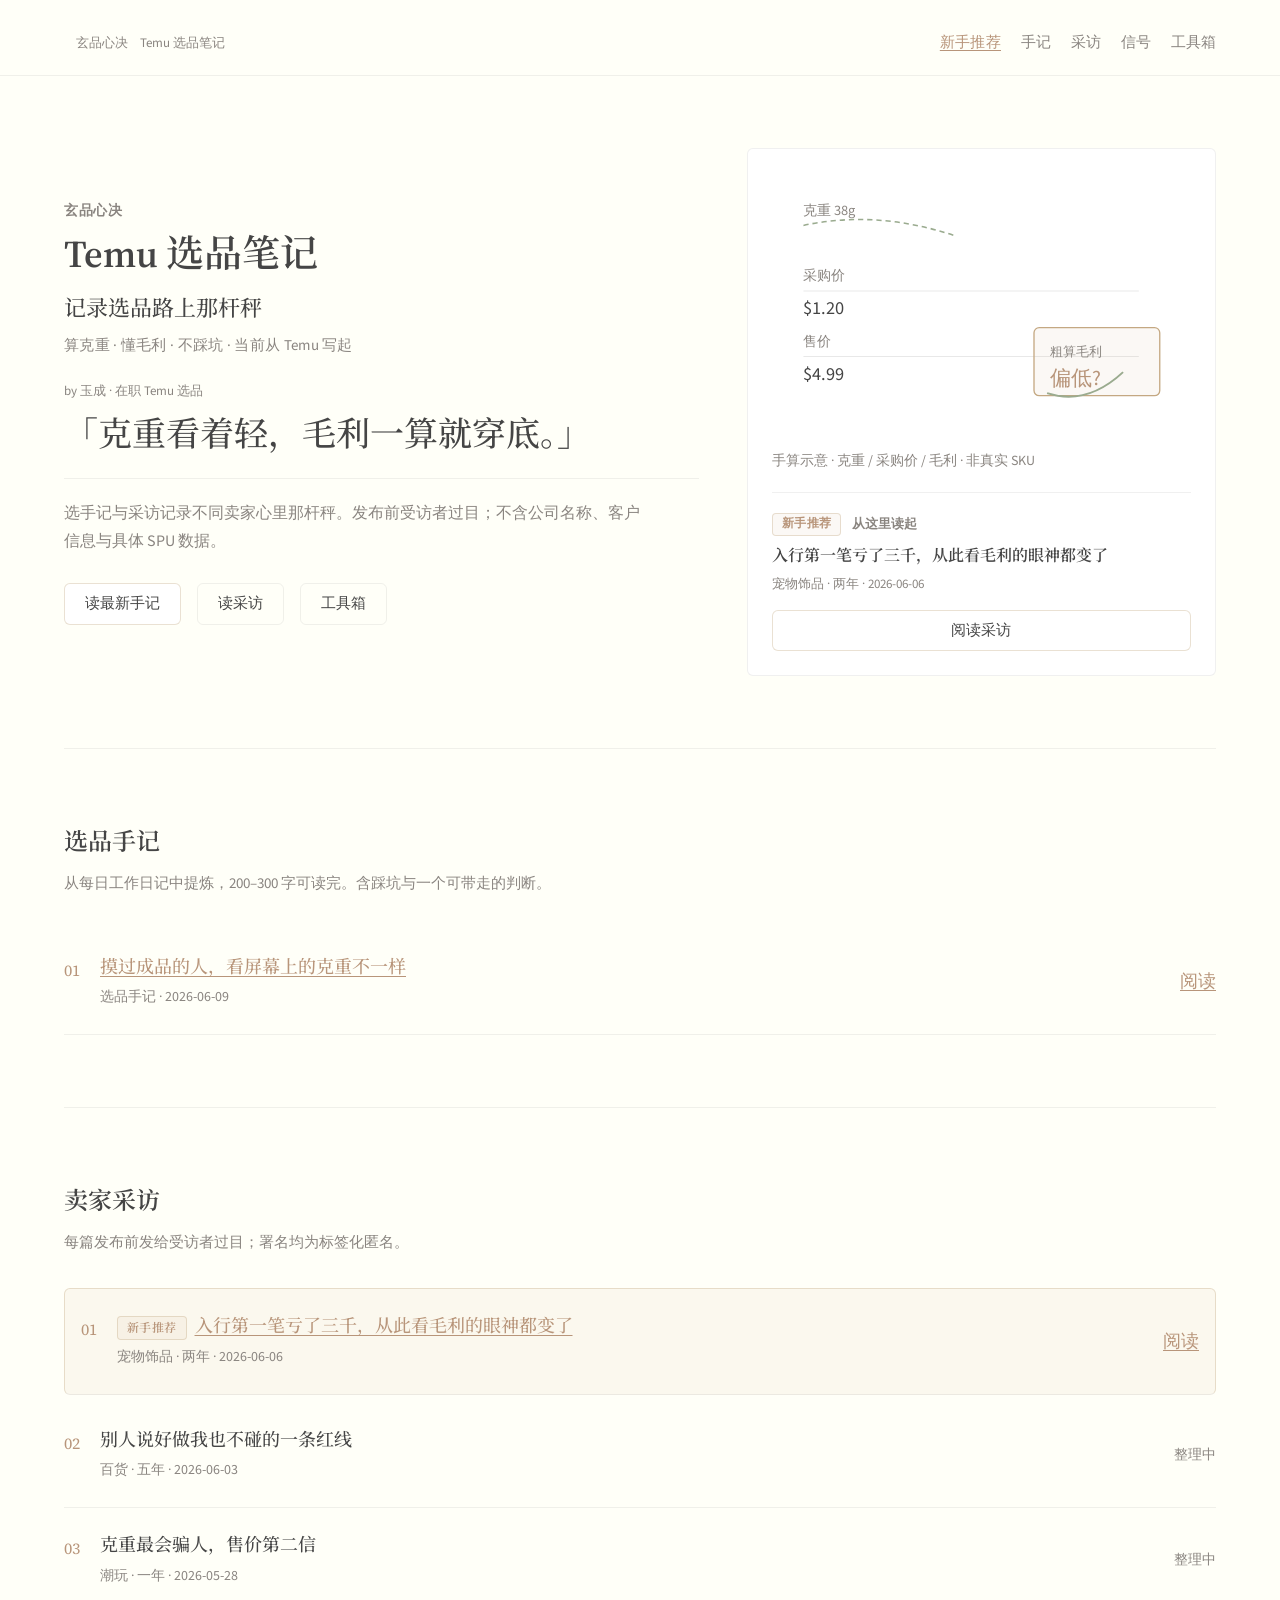
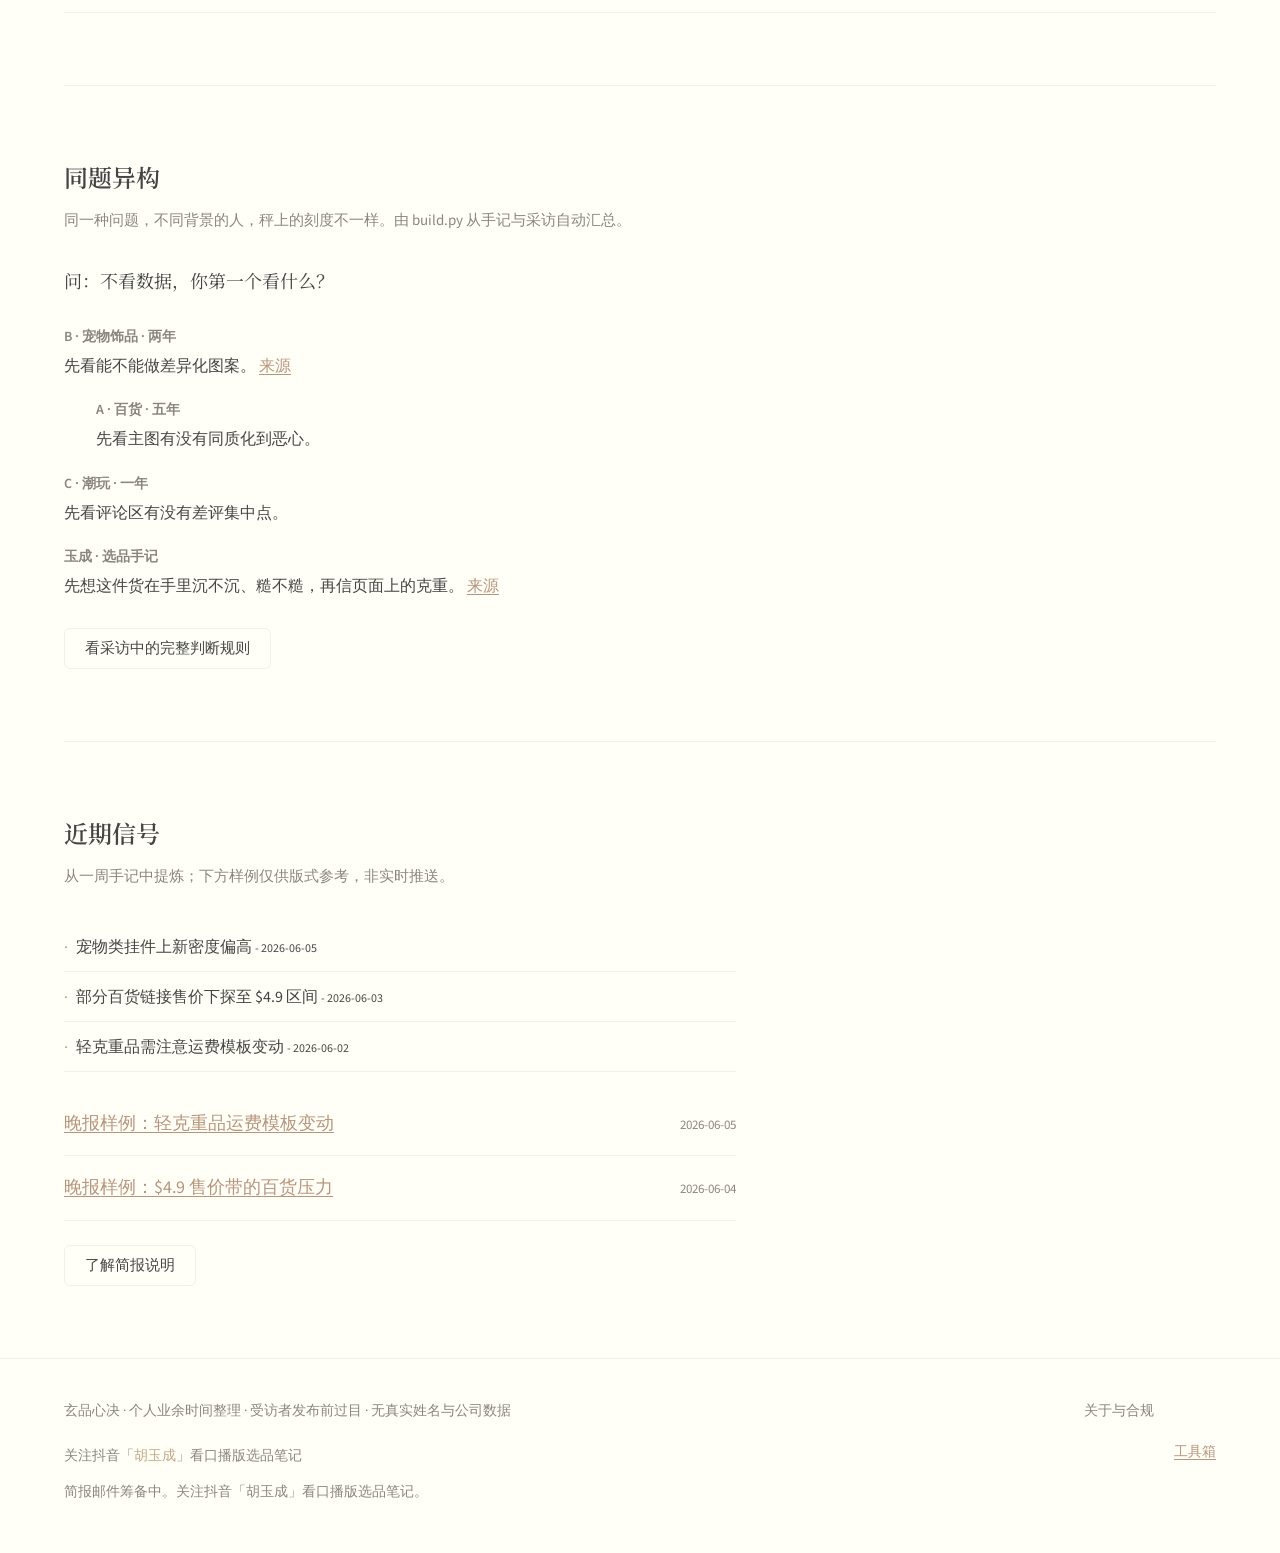
<file: index.html>
﻿<!DOCTYPE html>
<html lang="zh-CN">
<head>
    <meta charset="UTF-8">
    <meta name="viewport" content="width=device-width, initial-scale=1.0">
    <title>玄品心决 · Temu 选品笔记</title>
    <meta name="description" content="记录选品路上那杆秤。算克重、懂毛利、不踩坑。当前以 Temu 卖家手记与采访为主。">
    <meta property="og:title" content="玄品心决 · Temu 选品笔记">
    <meta property="og:description" content="记录选品路上那杆秤。算克重、懂毛利、不踩坑。当前以 Temu 卖家手记与采访为主。">
    <meta property="og:type" content="website">
    <link rel="stylesheet" href="assets/tokens.css">
    <link rel="stylesheet" href="assets/base.css">
</head>
<body>
    <noscript>
        <div style="background: #fffff8; border-bottom: 1px solid rgba(196,168,130,0.35); padding: 1rem 1.5rem; text-align: center; font-size: 0.9375rem; color: #8a8580;">
            ⚠️ 本站依赖 JavaScript 加载内容与列表。请启用 JavaScript 后刷新页面。
        </div>
    </noscript>
    <div class="read-progress" aria-hidden="true"></div>

    <header class="site-header">
        <div class="shell site-header__inner">
            <a class="site-brand" href="index.html"><span data-site-name>玄品心决</span><span data-site-tagline>Temu 选品笔记</span></a>
            <nav aria-label="主导航">
                <ul class="site-nav">
                    <li id="nav-featured-pick"></li>
                    <li><a href="#notes">手记</a></li>
                    <li><a href="#latest">采访</a></li>
                    <li><a href="#signals">信号</a></li>
                    <li><a href="#read/toolbox" data-reader-open="toolbox">工具箱</a></li>
                </ul>
            </nav>
        </div>
    </header>

    <main>
        <section class="shell hero-split reveal" aria-labelledby="hero-title">
            <div class="hero-copy">
                <p class="hero-eyebrow">玄品心决</p>
                <h1 class="hero-title" id="hero-title">Temu 选品笔记</h1>
                <p class="hero-tagline">记录选品路上那杆秤</p>
                <p class="hero-extend">算克重 · 懂毛利 · 不踩坑 · 当前从 Temu 写起</p>
                <p class="hero-author">by 玉成 · 在职 Temu 选品</p>
                <blockquote class="hero-quote">
                    「克重看着轻，毛利一算就穿底。」
                </blockquote>
                <p class="hero-lead">
                    选手记与采访记录不同卖家心里那杆秤。发布前受访者过目；不含公司名称、客户信息与具体 SPU 数据。
                </p>
                <div class="hero-actions">
                    <button type="button" class="btn btn--primary" data-reader-open="note-001">读最新手记</button>
                    <button type="button" class="btn" data-reader-open="interview-01">读采访</button>
                    <button type="button" class="btn" data-reader-open="toolbox">工具箱</button>
                </div>
            </div>
            <figure class="hero-visual">
                <svg viewBox="0 0 320 200" role="img" aria-labelledby="annot-title annot-desc">
                    <title id="annot-title">选品手稿标注示意</title>
                    <desc id="annot-desc">示意克重、采购价与毛利之间的手算关系，非真实商品数据。</desc>
                    <rect width="320" height="200" fill="#ffffff" rx="4"/>
                    <path d="M24 40 Q80 28 140 48" fill="none" stroke="#9aab8f" stroke-width="1.2" stroke-dasharray="4 3"/>
                    <text x="24" y="32" font-family="Source Sans 3, sans-serif" font-size="11" fill="#8a8580">克重 38g</text>
                    <path d="M24 90 L280 90" fill="none" stroke="#454545" stroke-width="0.8" opacity="0.12"/>
                    <text x="24" y="82" font-family="Source Sans 3, sans-serif" font-size="11" fill="#8a8580">采购价</text>
                    <text x="24" y="108" font-family="Source Serif 4, serif" font-size="14" fill="#454545">$1.20</text>
                    <path d="M24 140 L280 140" fill="none" stroke="#454545" stroke-width="0.8" opacity="0.12"/>
                    <text x="24" y="132" font-family="Source Sans 3, sans-serif" font-size="11" fill="#8a8580">售价</text>
                    <text x="24" y="158" font-family="Source Serif 4, serif" font-size="14" fill="#454545">$4.99</text>
                    <rect x="200" y="118" width="96" height="52" fill="rgba(196,168,130,0.08)" stroke="#c4a882" stroke-width="1" rx="4"/>
                    <text x="212" y="140" font-family="Source Sans 3, sans-serif" font-size="10" fill="#8a8580">粗算毛利</text>
                    <text x="212" y="162" font-family="Source Serif 4, serif" font-size="16" fill="#b8957a">偏低?</text>
                    <path d="M210 168 Q240 178 268 152" fill="none" stroke="#9aab8f" stroke-width="1.5"/>
                </svg>
                <figcaption>手算示意 · 克重 / 采购价 / 毛利 · 非真实 SKU</figcaption>
                <div class="hero-featured" id="hero-featured" hidden></div>
            </figure>
        </section>

        <section class="shell section reveal" id="notes" aria-labelledby="notes-title">
            <h2 class="section__title" id="notes-title">选品手记</h2>
            <p class="section__desc">从每日工作日记中提炼，200–300 字可读完。含踩坑与一个可带走的判断。</p>
            <ol class="article-list" id="notes-list"></ol>
        </section>

        <section class="shell section reveal" id="latest" aria-labelledby="latest-title">
            <h2 class="section__title" id="latest-title">卖家采访</h2>
            <p class="section__desc">每篇发布前发给受访者过目；署名均为标签化匿名。</p>
            <ol class="article-list" id="interview-list"></ol>
        </section>

        <section class="shell section reveal" aria-labelledby="contrast-title">
            <h2 class="section__title" id="contrast-title">同题异构</h2>
            <p class="section__desc">同一种问题，不同背景的人，秤上的刻度不一样。由 build.py 从手记与采访自动汇总。</p>
            <div class="contrast-block read" id="contrast-root"></div>
        </section>

        <section class="shell section reveal" id="signals" aria-labelledby="signals-title">
            <h2 class="section__title" id="signals-title">近期信号</h2>
            <p class="section__desc">从一周手记中提炼；下方样例仅供版式参考，非实时推送。</p>
            <ul class="signal-list read">
                <li>宠物类挂件上新密度偏高 <span style="font-size:.75rem;color:var(--c-dim)">- 2026-06-05</span></li>
                <li>部分百货链接售价下探至 $4.9 区间 <span style="font-size:.75rem;color:var(--c-dim)">- 2026-06-03</span></li>
                <li>轻克重品需注意运费模板变动 <span style="font-size:.75rem;color:var(--c-dim)">- 2026-06-02</span></li>
            </ul>
            <ul class="brief-list read" id="brief-list"></ul>
            <p style="margin-top:1.5rem;">
                <a class="btn" href="about.html#brief">了解简报说明</a>
            </p>
        </section>
    </main>

    <footer class="site-footer">
        <div class="shell site-footer__inner">
            <div class="site-footer__copy">
                <p><span data-site-name>玄品心决</span> · 个人业余时间整理 · 受访者发布前过目 · 无真实姓名与公司数据</p>
                <p class="subscribe-box__hint" style="margin-top:.5rem;font-size:.875rem;color:var(--c-dim);">关注抖音「<a href="https://www.douyin.com/user/huyucheng" target="_blank" rel="noopener" style="color:var(--accent-warm);">胡玉成</a>」看口播版选品笔记</p>
                <div class="subscribe-box" id="subscribe-box"></div>
            </div>
            <nav aria-label="页脚">
                <a href="about.html">关于与合规</a>
                <button type="button" class="reader-inline-link" data-reader-open="toolbox">工具箱</button>
            </nav>
        </div>
    </footer>

    <div id="reader" class="reader" hidden inert role="dialog" aria-modal="true" aria-label="阅读面板" aria-hidden="true">
        <div class="reader__backdrop" aria-hidden="true"></div>
        <p class="reader__backdrop-hint" hidden>再点暗处关闭</p>
        <div class="reader__frame">
            <button type="button" class="reader__back" aria-label="返回首页">← 返回</button>
            <div class="reader__panel">
                <div class="reader__progress" aria-hidden="true"></div>
                <div class="reader__scroll" tabindex="-1">
                    <div class="reader__content"></div>
                </div>
            </div>
        </div>
    </div>

    <script src="data/manifest.js"></script>
    <script src="assets/manifest-load.js"></script>
    <script src="assets/site.js" defer></script>
    <script src="assets/home.js" defer></script>
    <script src="assets/reader.js" defer></script>
</body>
</html>
</file>
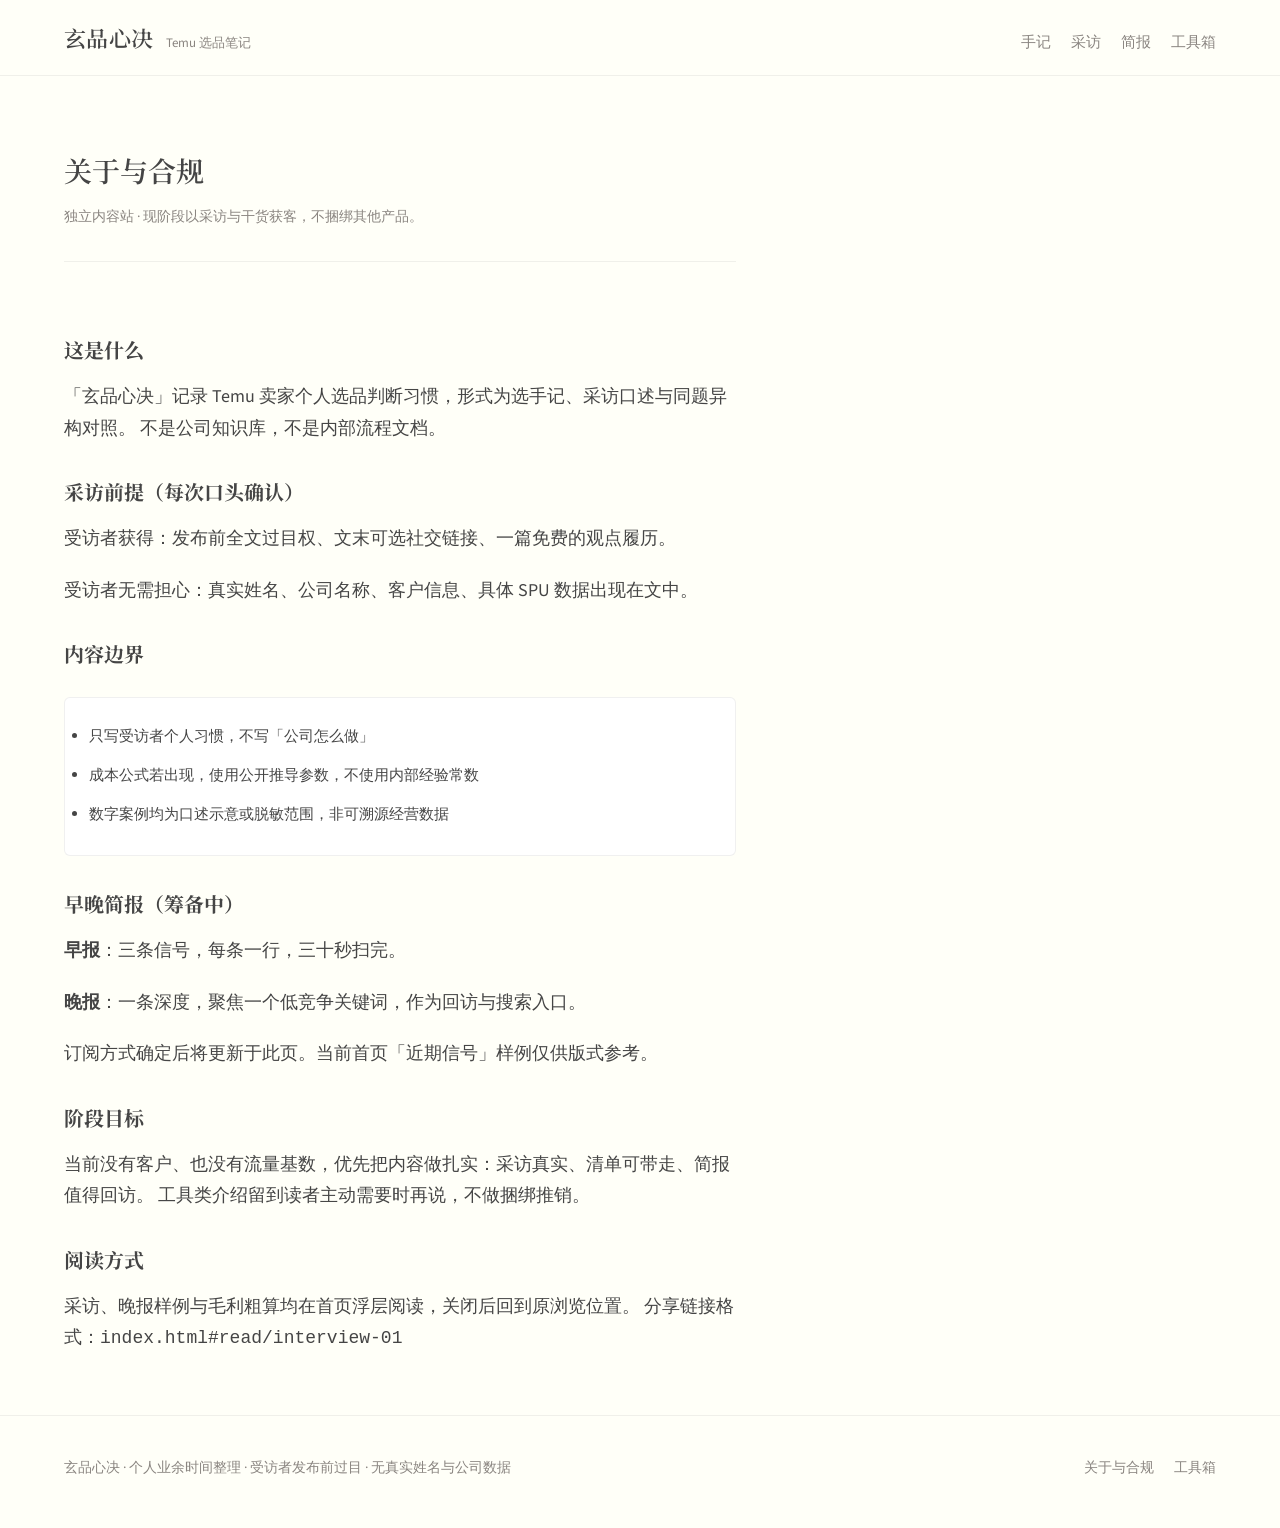
<file: about.html>
<!DOCTYPE html>
<html lang="zh-CN">
<head>
    <meta charset="UTF-8">
    <meta name="viewport" content="width=device-width, initial-scale=1.0">
    <title>关于与合规 · 玄品心决</title>
    <meta name="description" content="玄品心决的合规边界、采访协议与简报说明。">
    <link rel="stylesheet" href="assets/tokens.css">
    <link rel="stylesheet" href="assets/base.css">
</head>
<body>
    <div class="read-progress" aria-hidden="true"></div>

    <header class="site-header">
        <div class="shell site-header__inner">
            <a class="site-brand" href="index.html">玄品心决<span>Temu 选品笔记</span></a>
            <nav aria-label="主导航">
                <ul class="site-nav">
                    <li><a href="index.html#notes">手记</a></li>
                    <li><a href="index.html#latest">采访</a></li>
                    <li><a href="index.html#signals">简报</a></li>
                    <li><a href="index.html#read/toolbox">工具箱</a></li>
                </ul>
            </nav>
        </div>
    </header>

    <main class="shell">
        <div class="article-header read">
            <h1 class="section__title" style="font-size:1.75rem;">关于与合规</h1>
            <p class="article-meta">独立内容站 · 现阶段以采访与干货获客，不捆绑其他产品。</p>
        </div>

        <div class="article-body read">
            <h2>这是什么</h2>
            <p>
                「玄品心决」记录 Temu 卖家个人选品判断习惯，形式为选手记、采访口述与同题异构对照。
                不是公司知识库，不是内部流程文档。
            </p>

            <h2>采访前提（每次口头确认）</h2>
            <p>受访者获得：发布前全文过目权、文末可选社交链接、一篇免费的观点履历。</p>
            <p>受访者无需担心：真实姓名、公司名称、客户信息、具体 SPU 数据出现在文中。</p>

            <h2>内容边界</h2>
            <ul class="checklist" style="list-style:disc inside;">
                <li style="list-style:disc;">只写受访者个人习惯，不写「公司怎么做」</li>
                <li style="list-style:disc;">成本公式若出现，使用公开推导参数，不使用内部经验常数</li>
                <li style="list-style:disc;">数字案例均为口述示意或脱敏范围，非可溯源经营数据</li>
            </ul>

            <h2 id="brief">早晚简报（筹备中）</h2>
            <p><strong>早报</strong>：三条信号，每条一行，三十秒扫完。</p>
            <p><strong>晚报</strong>：一条深度，聚焦一个低竞争关键词，作为回访与搜索入口。</p>
            <p>订阅方式确定后将更新于此页。当前首页「近期信号」样例仅供版式参考。</p>

            <h2>阶段目标</h2>
            <p>
                当前没有客户、也没有流量基数，优先把内容做扎实：采访真实、清单可带走、简报值得回访。
                工具类介绍留到读者主动需要时再说，不做捆绑推销。
            </p>

            <h2>阅读方式</h2>
            <p>
                采访、晚报样例与毛利粗算均在首页浮层阅读，关闭后回到原浏览位置。
                分享链接格式：<code>index.html#read/interview-01</code>
            </p>
        </div>
    </main>

    <footer class="site-footer">
        <div class="shell site-footer__inner">
            <p>玄品心决 · 个人业余时间整理 · 受访者发布前过目 · 无真实姓名与公司数据</p>
            <nav aria-label="页脚">
                <a href="about.html" aria-current="page">关于与合规</a>
                <a href="index.html#read/toolbox">工具箱</a>
            </nav>
        </div>
    </footer>

    <script src="assets/site.js" defer></script>
</body>
</html>
</file>
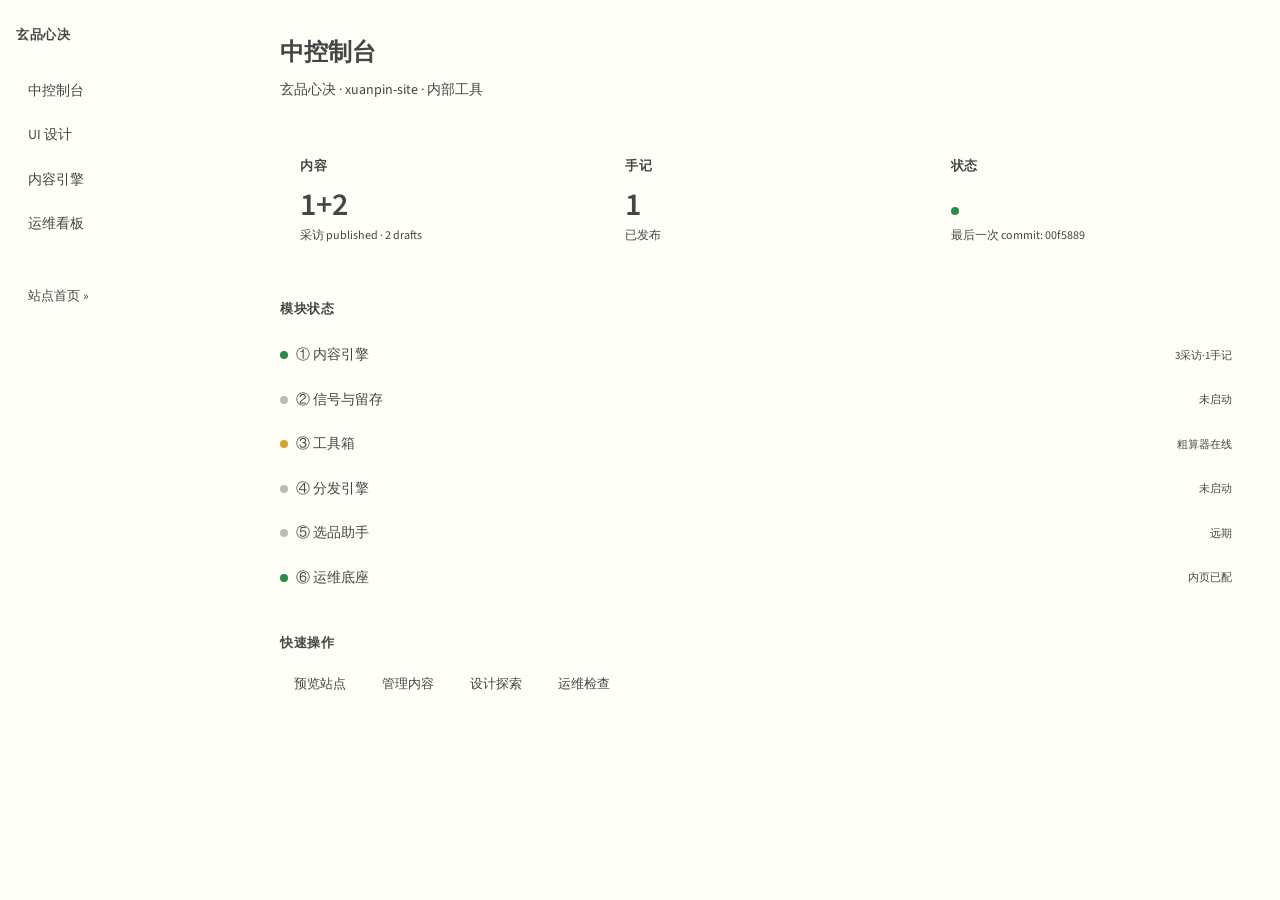
<file: _internal/console.html>
<!DOCTYPE html><html lang="zh-CN"><head><meta charset="UTF-8"><meta name="viewport" content="width=device-width,initial-scale=1.0"><title>玄品心决 · 中控制台</title><link rel="stylesheet" href="../assets/tokens.css"><link rel="stylesheet" href="../assets/base.css"><style>:root{--nav-w:240px}.layout{display:grid;grid-template-columns:var(--nav-w) 1fr;min-height:100dvh}.nav{background:var(--c-bg-card);border-right:1px solid var(--c-border);padding:1.5rem 1rem}.nav h2{font-size:.8125rem;text-transform:uppercase;letter-spacing:.05em;color:var(--c-dim);margin:0 0 1.5rem}.nav a{display:block;padding:.5rem .75rem;border-radius:6px;color:var(--c-text);text-decoration:none;font-size:.875rem;margin-bottom:.25rem}.nav a:hover{background:var(--c-border)}.nav a.active{background:var(--c-accent);color:var(--c-bg)}.main{padding:2rem 2.5rem}.main h1{font-size:1.5rem;margin:0 0 .25rem}.main .sub{color:var(--c-dim);font-size:.875rem;margin:0 0 2rem}.grid{display:grid;grid-template-columns:repeat(3,1fr);gap:1rem;margin-bottom:2rem}.card{background:var(--c-bg-card);border:1px solid var(--c-border);border-radius:8px;padding:1.25rem}.card h3{font-size:.8125rem;text-transform:uppercase;letter-spacing:.04em;color:var(--c-dim);margin:0 0 .75rem}.stat-num{font-size:2rem;font-weight:600;line-height:1;color:var(--c-text)}.stat-label{font-size:.75rem;color:var(--c-dim);margin-top:.25rem}.dot{display:inline-block;width:8px;height:8px;border-radius:50%;margin-right:.5rem}.dot-green{background:#2d8a4e}.dot-yellow{background:#d4a72c}.dot-gray{background:#bbb}.module-list{margin-bottom:2rem}.module-item{display:flex;align-items:center;justify-content:space-between;padding:.625rem 0;border-bottom:1px solid var(--c-border)}.module-name{font-size:.875rem}.badge{font-size:.6875rem;padding:2px 8px;border-radius:4px;background:var(--c-border)}.actions{display:flex;gap:.5rem;flex-wrap:wrap}.btn-sm{padding:.375rem .875rem;font-size:.8125rem;border-radius:6px;border:1px solid var(--c-border);background:var(--c-bg);cursor:pointer;color:var(--c-text);text-decoration:none;display:inline-flex;align-items:center}.btn-sm:hover{background:var(--c-border)}.btn-primary{border-color:var(--c-accent);background:var(--c-accent);color:var(--c-bg)}@media(max-width:768px){.layout{grid-template-columns:1fr}.nav{display:none}.grid{grid-template-columns:1fr}}</style></head><body><div class="layout"><nav class="nav"><h2>玄品心决</h2><a href="console.html" class="active">中控制台</a><a href="ui-design.html">UI 设计</a><a href="content-engine.html">内容引擎</a><a href="ops-board.html">运维看板</a><hr style="border:none;border-top:1px solid var(--c-border);margin:1rem 0"><a href="../index.html" style="font-size:.8125rem;color:var(--c-dim)">站点首页 &raquo;</a></nav><div class="main"><h1>中控制台</h1><p class="sub">玄品心决 · xuanpin-site · 内部工具</p><div class="grid"><div class="card"><h3>内容</h3><div class="stat-num">1+2</div><div class="stat-label">采访 published · 2 drafts</div></div><div class="card"><h3>手记</h3><div class="stat-num">1</div><div class="stat-label">已发布</div></div><div class="card"><h3>状态</h3><div class="stat-num"><span class="dot dot-green"></span></div><div class="stat-label">最后一次 commit: 00f5889</div></div></div><h3 style="margin:0 0 .75rem;font-size:.8125rem;text-transform:uppercase;letter-spacing:.04em;color:var(--c-dim)">模块状态</h3><div class="module-list"><div class="module-item"><span class="module-name"><span class="dot dot-green"></span>① 内容引擎</span><span class="badge">3采访·1手记</span></div><div class="module-item"><span class="module-name"><span class="dot dot-gray"></span>② 信号与留存</span><span class="badge">未启动</span></div><div class="module-item"><span class="module-name"><span class="dot dot-yellow"></span>③ 工具箱</span><span class="badge">粗算器在线</span></div><div class="module-item"><span class="module-name"><span class="dot dot-gray"></span>④ 分发引擎</span><span class="badge">未启动</span></div><div class="module-item"><span class="module-name"><span class="dot dot-gray"></span>⑤ 选品助手</span><span class="badge">远期</span></div><div class="module-item"><span class="module-name"><span class="dot dot-green"></span>⑥ 运维底座</span><span class="badge">内页已配</span></div></div><h3 style="margin:0 0 .75rem;font-size:.8125rem;text-transform:uppercase;letter-spacing:.04em;color:var(--c-dim)">快速操作</h3><div class="actions"><a class="btn-sm" href="../index.html" target="_blank">预览站点</a><a class="btn-sm btn-primary" href="content-engine.html">管理内容</a><a class="btn-sm" href="ui-design.html">设计探索</a><a class="btn-sm" href="ops-board.html">运维检查</a></div></div></div></body></html>
</file>
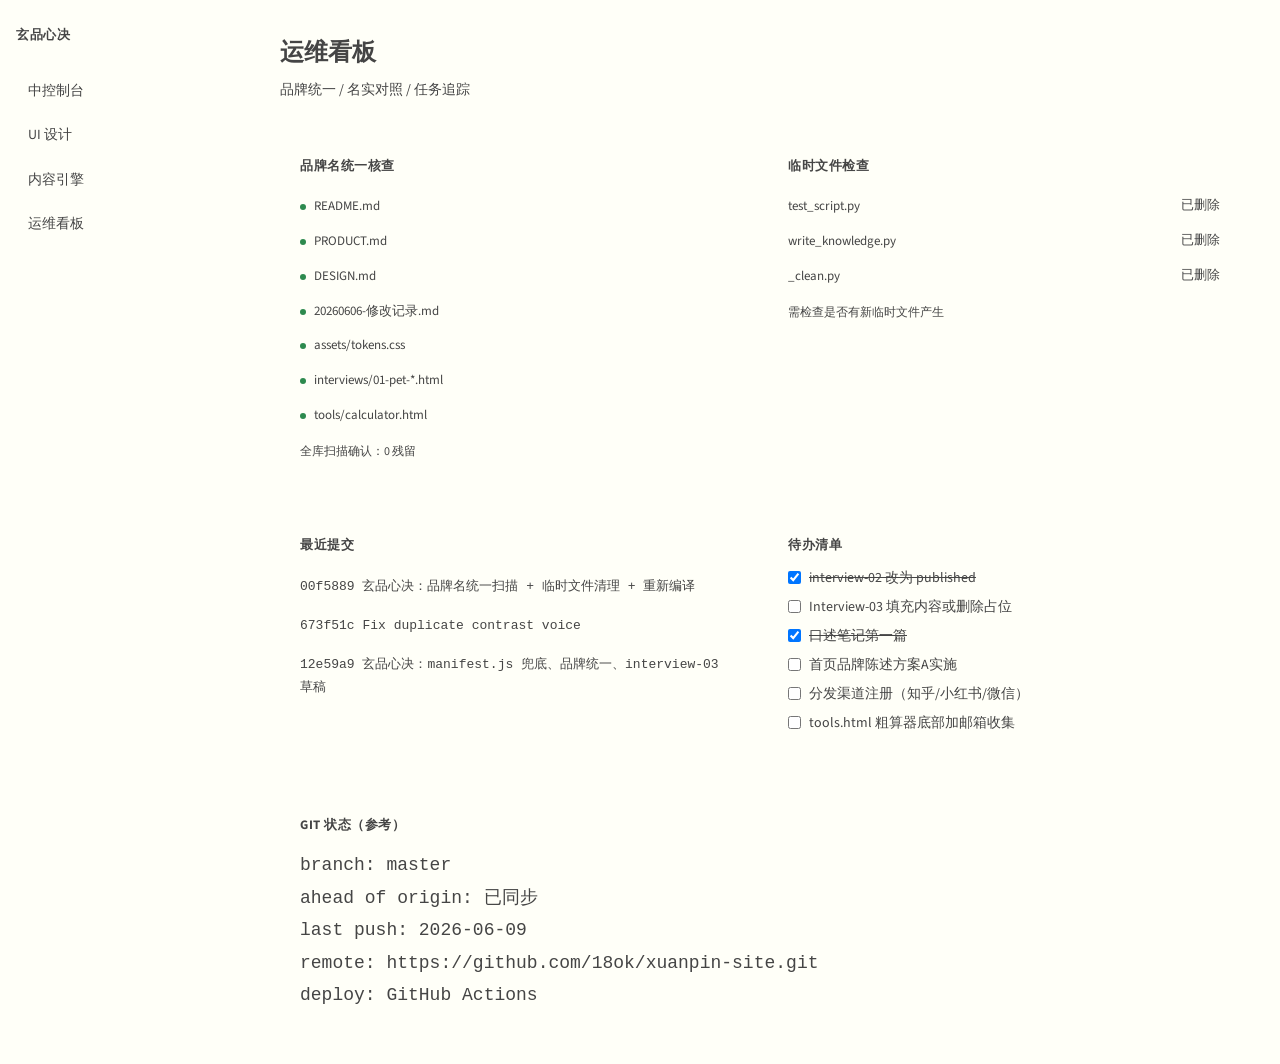
<file: _internal/ops-board.html>
<!DOCTYPE html><html lang="zh-CN"><head><meta charset="UTF-8"><meta name="viewport" content="width=device-width,initial-scale=1.0"><title>玄品心决 · 运维看板</title><link rel="stylesheet" href="../assets/tokens.css"><link rel="stylesheet" href="../assets/base.css"><style>:root{--nav-w:240px}.layout{display:grid;grid-template-columns:var(--nav-w) 1fr;min-height:100dvh}.nav{background:var(--c-bg-card);border-right:1px solid var(--c-border);padding:1.5rem 1rem}.nav h2{font-size:.8125rem;text-transform:uppercase;letter-spacing:.05em;color:var(--c-dim);margin:0 0 1.5rem}.nav a{display:block;padding:.5rem .75rem;border-radius:6px;color:var(--c-text);text-decoration:none;font-size:.875rem;margin-bottom:.25rem}.nav a:hover{background:var(--c-border)}.nav .active{background:var(--c-accent);color:var(--c-bg)}.main{padding:2rem 2.5rem}.main h1{font-size:1.5rem;margin:0 0 .25rem}.main .sub{color:var(--c-dim);font-size:.875rem;margin:0 0 2rem}.grid-2{display:grid;grid-template-columns:1fr 1fr;gap:1rem;margin-bottom:2rem}.card{background:var(--c-bg-card);border:1px solid var(--c-border);border-radius:8px;padding:1.25rem}.card h3{font-size:.8125rem;text-transform:uppercase;letter-spacing:.04em;color:var(--c-dim);margin:0 0 .75rem}.commit{font-family:monospace;font-size:.8125rem;border-bottom:1px solid var(--c-border);padding:.5rem 0}.commit:last-child{border:none}.commit .hash{color:var(--c-accent)}.commit .msg{color:var(--c-text)}.task{margin-bottom:.5rem}.task label{display:flex;align-items:flex-start;gap:.5rem;font-size:.875rem;cursor:pointer;line-height:1.5}.task input[type=checkbox]{margin-top:3px;accent-color:var(--c-accent)}.task .done{text-decoration:line-through;color:var(--c-dim)}.file-list{font-size:.8125rem}.file-item{display:flex;justify-content:space-between;padding:.375rem 0;border-bottom:1px solid var(--c-border)}.file-item .name{color:var(--c-text)}.file-item .size{color:var(--c-dim);font-family:monospace}.status-dot{display:inline-block;width:6px;height:6px;border-radius:50%;margin-right:.5rem}.green{background:#2d8a4e}.yellow{background:#d4a72c}.gray{background:#bbb}.refresh{font-size:.75rem;color:var(--c-dim);padding:0}.console pre{background:var(--c-bg);border:1px solid var(--c-border);border-radius:6px;padding:1rem;font-size:.75rem;font-family:monospace;overflow-x:auto;white-space:pre-wrap;line-height:1.6;color:var(--c-dim)}@media(max-width:768px){.grid-2{grid-template-columns:1fr}}</style></head><body><div class="layout"><nav class="nav"><h2>玄品心决</h2><a href="console.html">中控制台</a><a href="ui-design.html">UI 设计</a><a href="content-engine.html">内容引擎</a><a href="ops-board.html" class="active">运维看板</a></nav><div class="main"><h1>运维看板</h1><p class="sub">品牌统一 / 名实对照 / 任务追踪</p><div class="grid-2"><div class="card"><h3>品牌名统一核查</h3><div class="file-list"><div class="file-item"><span><span class="status-dot green"></span><span class="name">README.md</span></span></div><div class="file-item"><span><span class="status-dot green"></span><span class="name">PRODUCT.md</span></span></div><div class="file-item"><span><span class="status-dot green"></span><span class="name">DESIGN.md</span></span></div><div class="file-item"><span><span class="status-dot green"></span><span class="name">20260606-修改记录.md</span></span></div><div class="file-item"><span><span class="status-dot green"></span><span class="name">assets/tokens.css</span></span></div><div class="file-item"><span><span class="status-dot green"></span><span class="name">interviews/01-pet-*.html</span></span></div><div class="file-item"><span><span class="status-dot green"></span><span class="name">tools/calculator.html</span></span></div></div><div class="refresh" style="margin-top:.5rem">全库扫描确认：0 残留</div></div><div class="card"><h3>临时文件检查</h3><div class="file-list"><div class="file-item"><span class="name">test_script.py</span><span class="size">已删除</span></div><div class="file-item"><span class="name">write_knowledge.py</span><span class="size">已删除</span></div><div class="file-item"><span class="name">_clean.py</span><span class="size">已删除</span></div></div><div class="refresh" style="margin-top:.5rem">需检查是否有新临时文件产生</div></div></div><div class="grid-2"><div class="card"><h3>最近提交</h3><div class="commit"><span class="hash">00f5889 </span><span class="msg">玄品心决：品牌名统一扫描 + 临时文件清理 + 重新编译</span></div><div class="commit"><span class="hash">673f51c </span><span class="msg">Fix duplicate contrast voice</span></div><div class="commit"><span class="hash">12e59a9 </span><span class="msg">玄品心决：manifest.js 兜底、品牌统一、interview-03 草稿</span></div></div><div class="card"><h3>待办清单</h3><div class="task"><label><input type="checkbox" checked> <span class="done">interview-02 改为 published</span></label></div><div class="task"><label><input type="checkbox"> Interview-03 填充内容或删除占位</label></div><div class="task"><label><input type="checkbox" checked> <span class="done">口述笔记第一篇</span></label></div><div class="task"><label><input type="checkbox"> 首页品牌陈述方案A实施</label></div><div class="task"><label><input type="checkbox"> 分发渠道注册（知乎/小红书/微信）</label></div><div class="task"><label><input type="checkbox"> tools.html 粗算器底部加邮箱收集</label></div></div></div><div class="card"><h3>Git 状态（参考）</h3><div class="console"><code>branch: master<br>ahead of origin: 已同步<br>last push: 2026-06-09<br>remote: https://github.com/18ok/xuanpin-site.git<br>deploy: GitHub Actions</code></div></div></div></div></body></html>
</file>
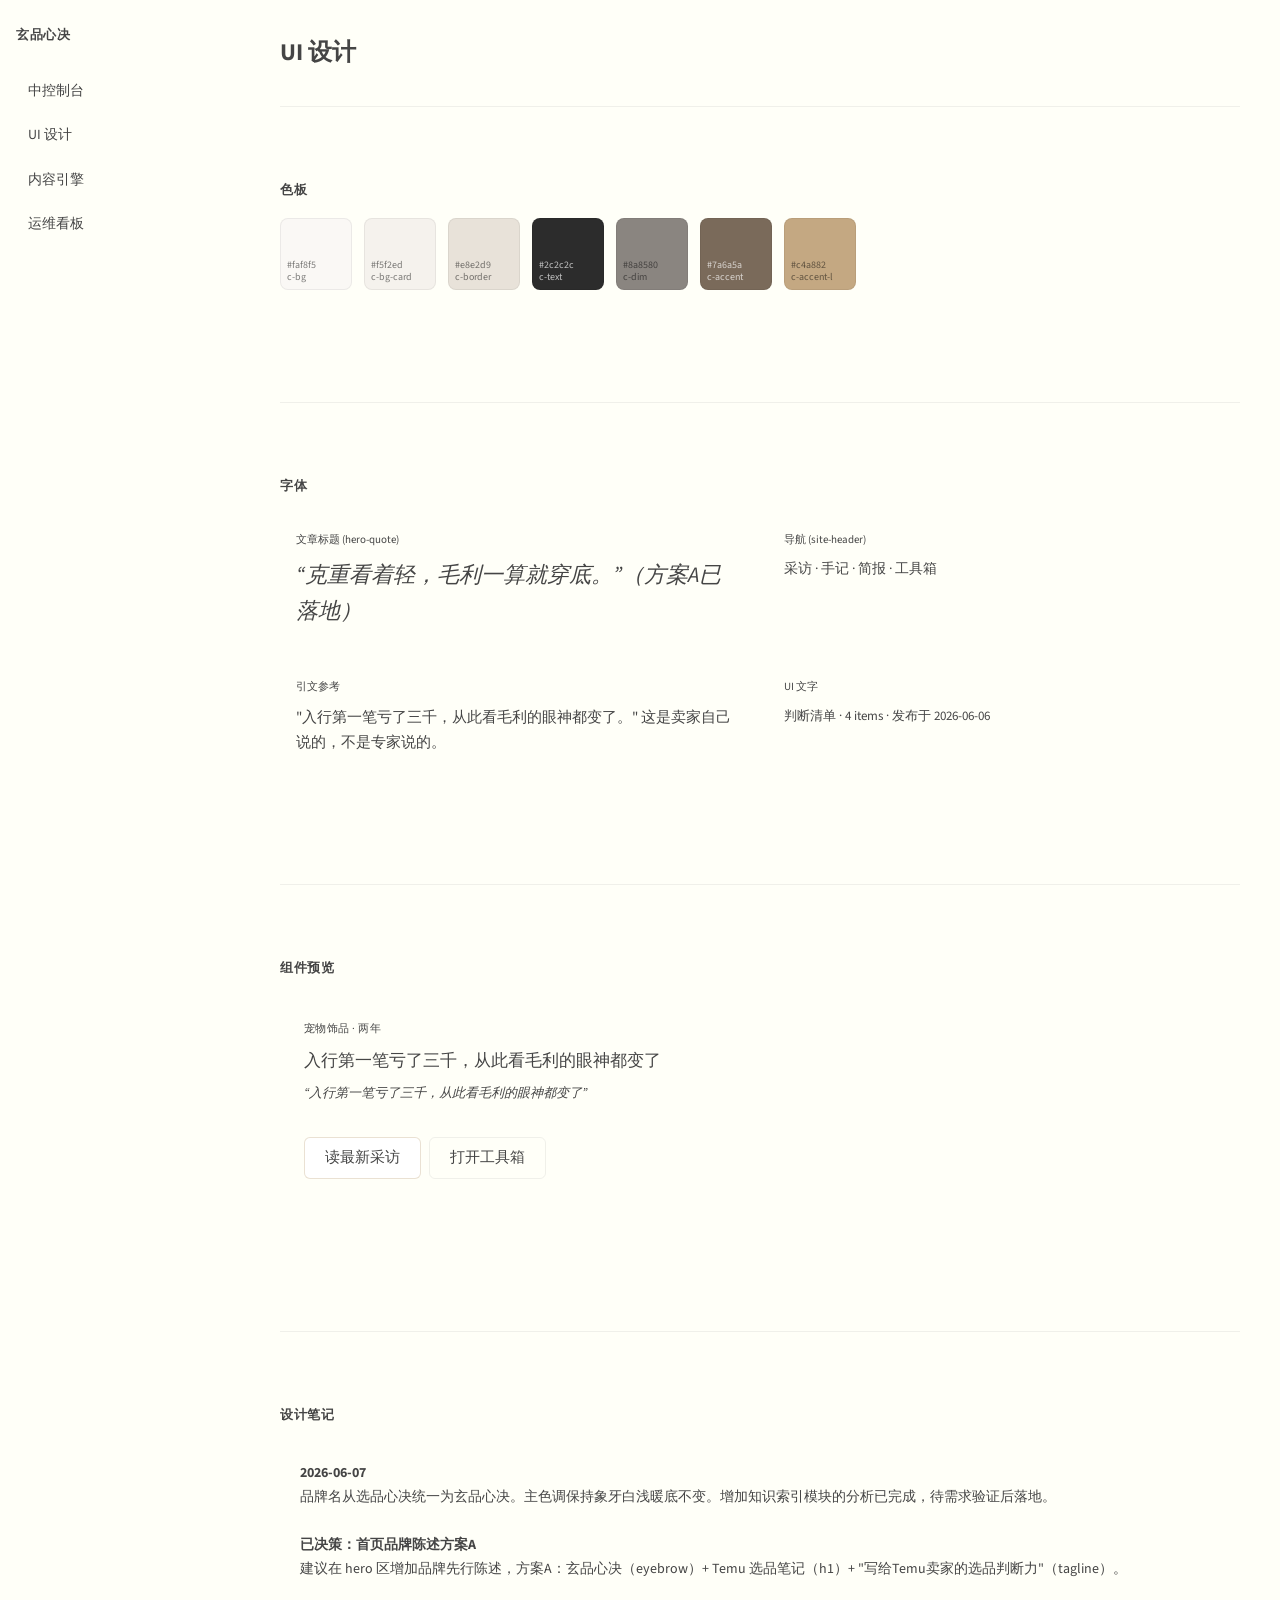
<file: _internal/ui-design.html>
<!DOCTYPE html><html lang="zh-CN"><head><meta charset="UTF-8"><meta name="viewport" content="width=device-width,initial-scale=1.0"><title>玄品心决 · UI 设计</title><link rel="stylesheet" href="../assets/tokens.css"><link rel="stylesheet" href="../assets/base.css"><style>:root{--nav-w:240px}.layout{display:grid;grid-template-columns:var(--nav-w) 1fr;min-height:100dvh}.nav{background:var(--c-bg-card);border-right:1px solid var(--c-border);padding:1.5rem 1rem}.nav h2{font-size:.8125rem;text-transform:uppercase;letter-spacing:.05em;color:var(--c-dim);margin:0 0 1.5rem}.nav a{display:block;padding:.5rem .75rem;border-radius:6px;color:var(--c-text);text-decoration:none;font-size:.875rem;margin-bottom:.25rem}.nav a:hover{background:var(--c-border)}.nav .active{background:var(--c-accent);color:var(--c-bg)}.main{padding:2rem 2.5rem}.main h1{font-size:1.5rem;margin:0 0 2rem}.section{margin-bottom:2.5rem}.section h2{font-size:.8125rem;text-transform:uppercase;letter-spacing:.04em;color:var(--c-dim);margin:0 0 1rem}.palette{display:flex;gap:.75rem;flex-wrap:wrap}.swatch{width:72px;height:72px;border-radius:8px;border:1px solid rgba(0,0,0,.06);display:flex;align-items:flex-end;padding:6px;font-size:.625rem;color:rgba(0,0,0,.5);line-height:1.2}.typo-grid{display:grid;grid-template-columns:1fr 1fr;gap:1rem}.typo-item{padding:1rem;background:var(--c-bg-card);border:1px solid var(--c-border);border-radius:8px}.typo-item .label{font-size:.6875rem;color:var(--c-dim);margin-bottom:.5rem}.preview-card{background:var(--c-bg-card);border:1px solid var(--c-border);border-radius:8px;padding:1.5rem;margin-bottom:1rem}.btn-row{display:flex;gap:.5rem;flex-wrap:wrap;margin-top:.5rem}.notes{background:var(--c-bg-card);border:1px solid var(--c-border);border-radius:8px;padding:1.25rem;font-size:.875rem;line-height:1.7;color:var(--c-dim)}</style></head><body><div class="layout"><nav class="nav"><h2>玄品心决</h2><a href="console.html">中控制台</a><a href="ui-design.html" class="active">UI 设计</a><a href="content-engine.html">内容引擎</a><a href="ops-board.html">运维看板</a></nav><div class="main"><h1>UI 设计</h1><div class="section"><h2>色板</h2><div class="palette"><div class="swatch" style="background:#faf8f5">#faf8f5<br>c-bg</div><div class="swatch" style="background:#f5f2ed">#f5f2ed<br>c-bg-card</div><div class="swatch" style="background:#e8e2d9">#e8e2d9<br>c-border</div><div class="swatch" style="background:#2c2c2c;color:rgba(255,255,255,.7)">#2c2c2c<br>c-text</div><div class="swatch" style="background:#8a8580">#8a8580<br>c-dim</div><div class="swatch" style="background:#7a6a5a;color:rgba(255,255,255,.7)">#7a6a5a<br>c-accent</div><div class="swatch" style="background:#c4a882">#c4a882<br>c-accent-l</div></div></div><div class="section"><h2>字体</h2><div class="typo-grid"><div class="typo-item"><div class="label">文章标题 (hero-quote)</div><div style="font-size:1.375rem;line-height:1.65;font-style:italic">&ldquo;克重看着轻，毛利一算就穿底。&rdquo;（方案A已落地）</div></div><div class="typo-item"><div class="label">导航 (site-header)</div><div style="font-size:.875rem">采访 · 手记 · 简报 · 工具箱</div></div><div class="typo-item"><div class="label">引文参考</div><div style="font-size:.9375rem;line-height:1.7">"入行第一笔亏了三千，从此看毛利的眼神都变了。" 这是卖家自己说的，不是专家说的。</div></div><div class="typo-item"><div class="label">UI 文字</div><div style="font-size:.8125rem;color:var(--c-dim)">判断清单 · 4 items · 发布于 2026-06-06</div></div></div></div><div class="section"><h2>组件预览</h2><div class="preview-card"><div class="article-card" style="border-bottom:1px solid var(--c-border);padding-bottom:1rem;margin-bottom:1rem"><div style="font-size:.6875rem;color:var(--c-dim);text-transform:uppercase;letter-spacing:.04em;margin-bottom:.5rem">宠物饰品 · 两年</div><div style="font-size:1.0625rem;font-weight:500;margin-bottom:.375rem">入行第一笔亏了三千，从此看毛利的眼神都变了</div><div style="font-size:.8125rem;color:var(--c-dim);font-style:italic">&ldquo;入行第一笔亏了三千，从此看毛利的眼神都变了&rdquo;</div></div><div class="btn-row"><button class="btn btn--primary" disabled>读最新采访</button><button class="btn" disabled>打开工具箱</button></div></div></div><div class="section"><h2>设计笔记</h2><div class="notes"><strong>2026-06-07</strong><br>品牌名从选品心决统一为玄品心决。主色调保持象牙白浅暖底不变。增加知识索引模块的分析已完成，待需求验证后落地。<br><br><strong>已决策：首页品牌陈述方案A</strong><br>建议在 hero 区增加品牌先行陈述，方案A：玄品心决（eyebrow）+ Temu 选品笔记（h1）+ "写给Temu卖家的选品判断力"（tagline）。</div></div></div></div></body></html>
</file>
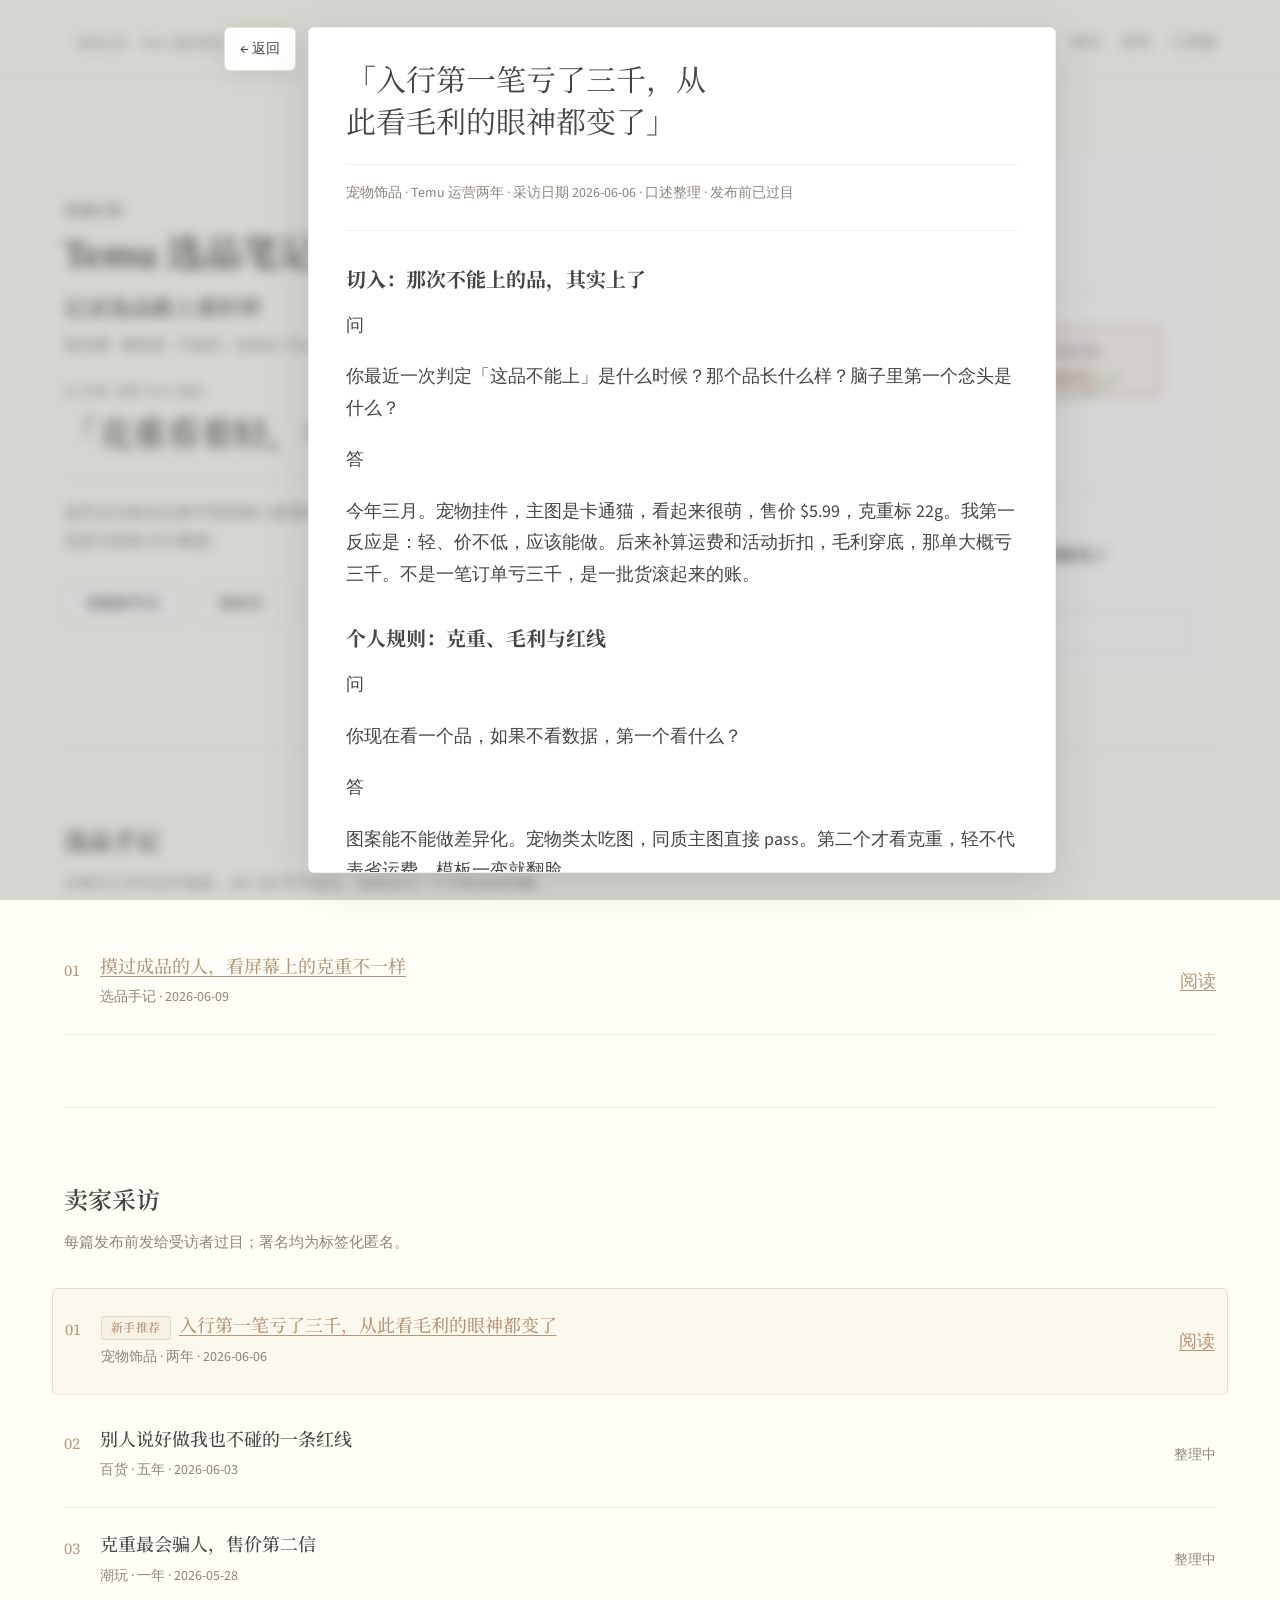
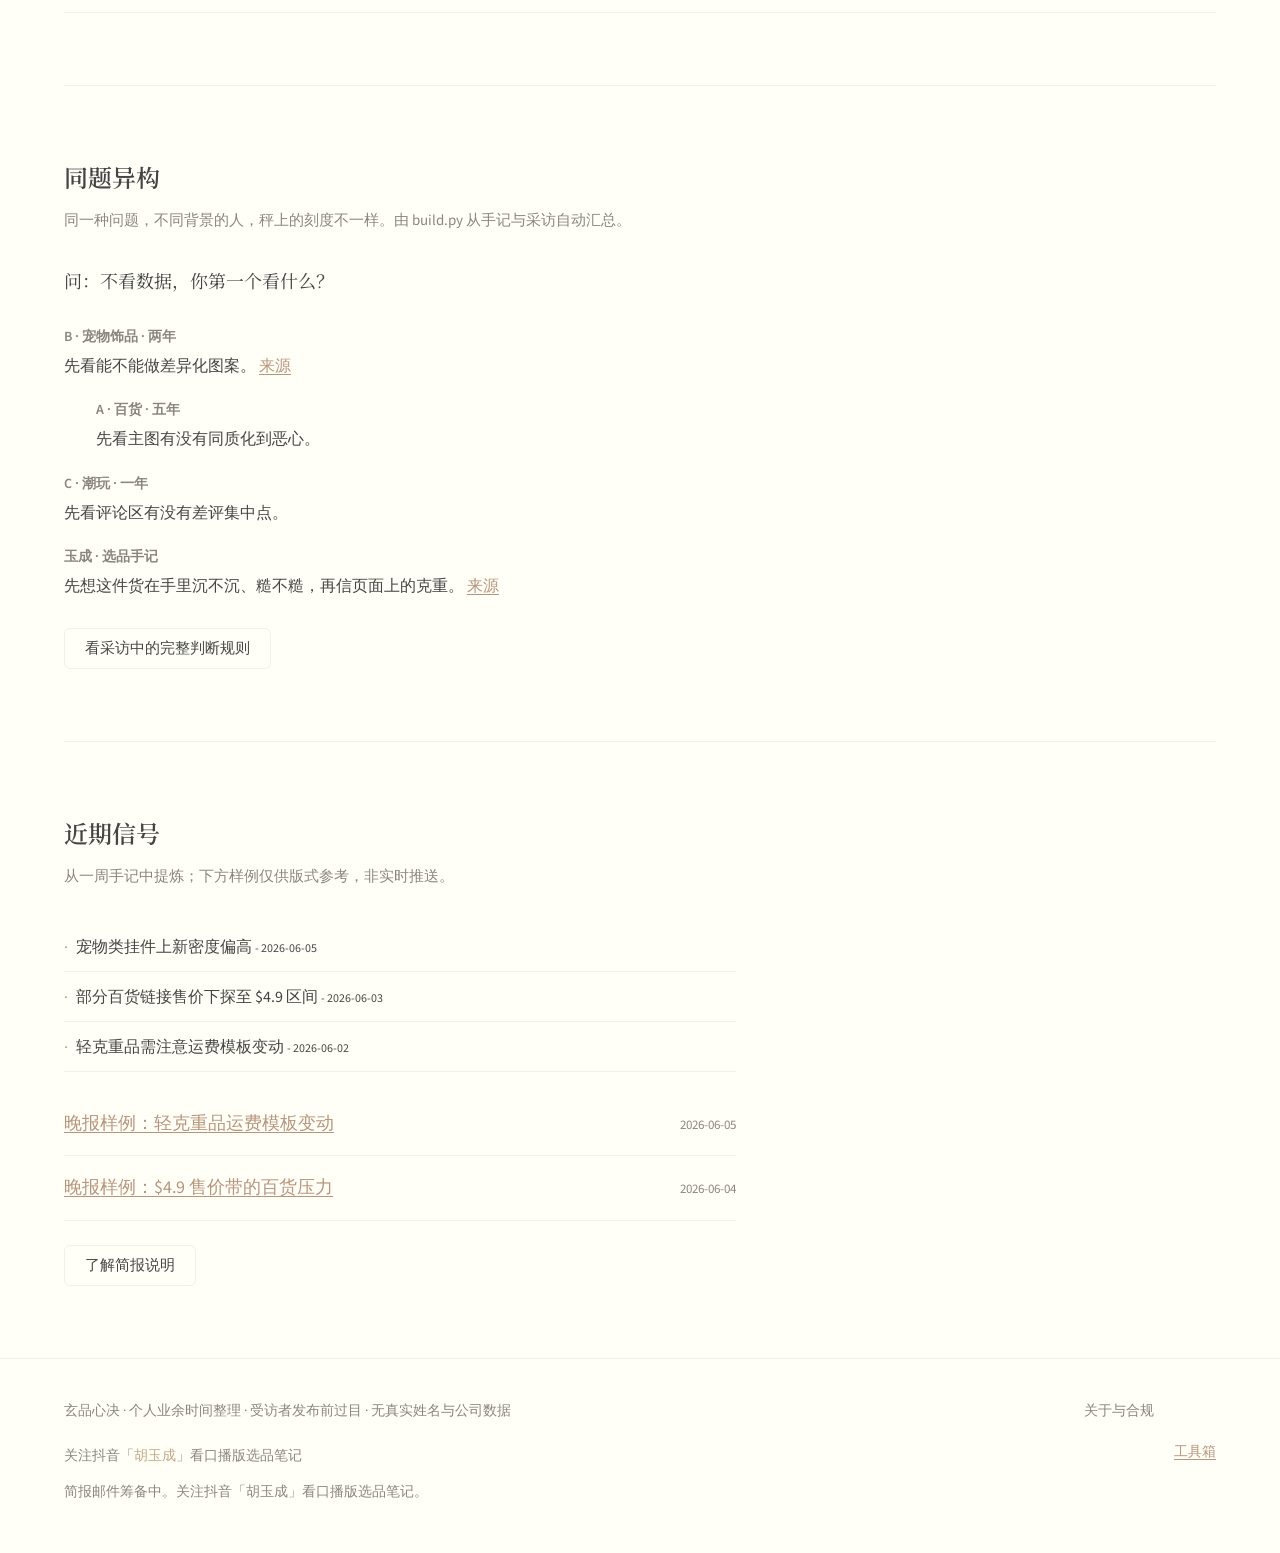
<file: interviews/01-pet-margin-lesson.html>
﻿<!DOCTYPE html>
<html lang="zh-CN">
<head>
    <meta charset="UTF-8">
    <meta http-equiv="refresh" content="0;url=../index.html#read/interview-01">
    <title>跳转中 · 玄品心决</title>
    <script>location.replace("../index.html#read/interview-01");</script>
</head>
<body>
    <p><a href="../index.html#read/interview-01">在首页阅读本篇采访</a></p>
</body>
</html>
</file>
<file: assets/tokens.css>
﻿/* 玄品心决 · 象牙白浅暖底，附色仅作点睛 */
:root {
    --bg: #fffff8;
    --surface: #ffffff;
    --ink: #454545;
    --ink-muted: #8a8580;
    /* 相邻色：灰绿 sage，用于进度条、列表点缀 */
    --accent: #9aab8f;
    --accent-muted: rgba(154, 171, 143, 0.55);
    /* 对冲色：淡香槟，用于主按钮描边与引用下划线 */
    --accent-warm: #c4a882;
    --accent-warm-deep: #b8957a;
    --accent-bg: rgba(196, 168, 130, 0.08);
    /* 兼容旧变量名 */
    --gold: var(--accent-warm);
    --gold-dark: var(--accent-warm-deep);
    --gold-bg: var(--accent-bg);
    --border: rgba(69, 69, 69, 0.08);
    --border-gold: rgba(196, 168, 130, 0.35);
    --font-display: "Source Serif 4", "Noto Serif SC", "Songti SC", serif;
    --font-ui: "Source Sans 3", "PingFang SC", "Microsoft YaHei", sans-serif;
    --read-max: 42rem;
    --shell-max: 72rem;
    --space-section: clamp(3rem, 6vw, 4.5rem);
    --radius: 6px;
    --ease-out: cubic-bezier(0.22, 1, 0.36, 1);
    --motion-fast: 200ms;
}

@media (prefers-reduced-motion: reduce) {
    :root { --motion-fast: 0ms; }
}
</file>
<file: assets/base.css>
@import url("https://fonts.googleapis.com/css2?family=Noto+Serif+SC:wght@500;600&family=Source+Sans+3:wght@400;500;600&family=Source+Serif+4:opsz,wght@8..60,500;8..60,600&display=swap");

*, *::before, *::after { box-sizing: border-box; margin: 0; padding: 0; }

html {
    scroll-behavior: smooth;
    -webkit-text-size-adjust: 100%;
}

body {
    font-family: var(--font-ui);
    font-size: 1.125rem;
    line-height: 1.75;
    color: var(--ink);
    background: var(--bg);
    -webkit-font-smoothing: antialiased;
}

img, svg { display: block; max-width: 100%; }

a {
    color: var(--ink);
    text-decoration-thickness: 1px;
    text-underline-offset: 3px;
    transition: color var(--motion-fast) var(--ease-out);
}

a:hover { color: var(--accent-warm-deep); }

a:focus-visible,
button:focus-visible,
input:focus-visible {
    outline: 2px solid var(--accent);
    outline-offset: 3px;
}

.shell {
    width: min(100% - 2.5rem, var(--shell-max));
    margin-inline: auto;
}

.read {
    max-width: var(--read-max);
}

.site-header {
    padding: 1.25rem 0 1rem;
    border-bottom: 1px solid var(--border);
}

.site-header__inner {
    display: flex;
    flex-wrap: wrap;
    align-items: baseline;
    justify-content: space-between;
    gap: 1rem 2rem;
}

.site-brand {
    font-family: var(--font-display);
    font-size: 1.375rem;
    font-weight: 600;
    letter-spacing: 0.02em;
    text-decoration: none;
    color: var(--ink);
}

.site-brand:hover { color: var(--ink); }

.site-brand span {
    font-family: var(--font-ui);
    font-size: 0.8125rem;
    font-weight: 400;
    color: var(--ink-muted);
    margin-left: 0.75rem;
    letter-spacing: 0;
}

.site-nav {
    display: flex;
    flex-wrap: wrap;
    gap: 0.25rem 1.25rem;
    list-style: none;
    font-size: 0.9375rem;
}

.site-nav a {
    text-decoration: none;
    color: var(--ink-muted);
}

.site-nav a:hover,
.site-nav a[aria-current="page"] {
    color: var(--ink);
    text-decoration: underline;
    text-decoration-color: var(--accent-warm);
}

.site-nav__pick {
    display: inline-flex;
    align-items: center;
    gap: 0.35rem;
    padding: 0.2rem 0.65rem;
    font-size: 0.875rem;
    font-weight: 600;
    letter-spacing: 0.02em;
    color: var(--accent-warm-deep);
    background: var(--accent-bg);
    border: 1px solid var(--border-gold);
    border-radius: 999px;
    text-decoration: none;
    transition: background var(--motion-fast) var(--ease-out), color var(--motion-fast) var(--ease-out);
}

.site-nav__pick:hover {
    color: var(--ink);
    background: rgba(196, 168, 130, 0.16);
    text-decoration: none;
}

.site-nav button.site-nav__pick {
    font-family: inherit;
    cursor: pointer;
}

.read-progress {
    position: fixed;
    top: 0;
    left: 0;
    height: 2px;
    width: 0;
    background: var(--accent);
    z-index: 100;
    pointer-events: none;
}

.hero-split {
    display: grid;
    grid-template-columns: 1fr;
    gap: 2.5rem;
    padding-block: var(--space-section);
    align-items: center;
}

@media (min-width: 768px) {
    .hero-split {
        grid-template-columns: 1.15fr 0.85fr;
        gap: 3rem;
    }
}

.hero-eyebrow {
    font-size: 0.875rem;
    font-weight: 600;
    letter-spacing: 0.04em;
    color: var(--ink-muted);
    margin-bottom: 0.5rem;
}

.hero-title {
    font-family: var(--font-display);
    font-size: clamp(1.75rem, 4vw, 2.375rem);
    font-weight: 600;
    line-height: 1.2;
    margin-bottom: 0.75rem;
}

.hero-tagline {
    font-family: var(--font-display);
    font-size: clamp(1.125rem, 2.5vw, 1.375rem);
    font-weight: 500;
    color: var(--ink);
    margin-bottom: 0.35rem;
}

.hero-extend {
    font-size: 0.9375rem;
    color: var(--ink-muted);
    margin-bottom: 1.25rem;
    letter-spacing: 0.02em;
}

.hero-quote {
    font-family: var(--font-display);
    font-size: clamp(1.5rem, 3.5vw, 2.125rem);
    font-weight: 500;
    line-height: 1.35;
    text-wrap: balance;
    padding-bottom: 1.25rem;
    margin-bottom: 1.25rem;
    border-bottom: 1px solid var(--border);
}

.hero-lead {
    color: var(--ink-muted);
    font-size: 1rem;
    margin-bottom: 1.75rem;
    max-width: 36rem;
}

.hero-actions {
    display: flex;
    flex-wrap: wrap;
    gap: 0.75rem 1rem;
}

.hero-visual {
    background: var(--surface);
    border: 1px solid var(--border);
    border-radius: var(--radius);
    padding: 1.5rem;
}

.hero-visual svg {
    width: 100%;
    height: auto;
    display: block;
}

.hero-visual figcaption {
    margin-top: 1rem;
    font-size: 0.875rem;
    color: var(--ink-muted);
    line-height: 1.5;
}

.hero-featured {
    margin-top: 1.25rem;
    padding-top: 1.25rem;
    border-top: 1px solid var(--border);
}

.hero-featured__label {
    font-size: 0.8125rem;
    font-weight: 600;
    color: var(--ink-muted);
    margin-bottom: 0.5rem;
}

.hero-featured__title {
    font-family: var(--font-display);
    font-size: 1rem;
    font-weight: 600;
    line-height: 1.45;
    margin-bottom: 0.35rem;
}

.hero-featured__meta {
    font-size: 0.8125rem;
    color: var(--ink-muted);
    margin-bottom: 0.875rem;
}

.hero-featured .btn {
    width: 100%;
}

.article-list__item--featured {
    background: var(--accent-bg);
    border: 1px solid var(--border-gold);
    border-radius: var(--radius);
    padding-inline: 1rem;
    margin-block: 0.25rem 0.5rem;
}

.btn {
    display: inline-flex;
    align-items: center;
    justify-content: center;
    padding: 0.625rem 1.25rem;
    font-family: var(--font-ui);
    font-size: 0.9375rem;
    font-weight: 500;
    line-height: 1.3;
    border-radius: var(--radius);
    border: 1px solid var(--border);
    background: transparent;
    color: var(--ink);
    text-decoration: none;
    cursor: pointer;
    appearance: none;
    transition: border-color var(--motion-fast) var(--ease-out),
                color var(--motion-fast) var(--ease-out),
                background var(--motion-fast) var(--ease-out);
}

.btn:hover {
    border-color: var(--ink-muted);
    color: var(--ink);
}

.btn--primary {
    border-color: var(--border-gold);
    color: var(--ink);
    background: var(--surface);
}

.btn--primary:hover {
    border-color: var(--accent-warm);
    background: var(--accent-bg);
}

.section {
    padding-block: var(--space-section);
    border-top: 1px solid var(--border);
}

.section__title {
    font-family: var(--font-display);
    font-size: 1.5rem;
    font-weight: 600;
    margin-bottom: 0.5rem;
}

.section__desc {
    font-size: 0.9375rem;
    color: var(--ink-muted);
    margin-bottom: 2rem;
    max-width: 36rem;
}

.article-list {
    list-style: none;
    counter-reset: article;
}

.article-list__item {
    counter-increment: article;
    padding-block: 1.5rem;
    border-bottom: 1px solid var(--border);
    display: grid;
    grid-template-columns: auto 1fr auto;
    gap: 1rem 1.25rem;
    align-items: start;
}

@media (max-width: 540px) {
    .article-list__item {
        grid-template-columns: auto 1fr;
    }
    .article-list__link {
        grid-column: 2;
    }
}

.article-list__item::before {
    content: counter(article, decimal-leading-zero);
    font-family: var(--font-display);
    font-size: 1rem;
    color: var(--accent-warm-deep);
    padding-top: 0.15rem;
}

.article-list__title {
    font-family: var(--font-display);
    font-size: 1.125rem;
    font-weight: 500;
    line-height: 1.45;
    margin-bottom: 0.35rem;
}

.article-list__title a {
    text-decoration: none;
    color: var(--ink);
}

.article-list__title a:hover {
    color: var(--accent-warm-deep);
    text-decoration: underline;
    text-decoration-color: var(--accent-warm);
}

.article-list__meta {
    font-size: 0.875rem;
    color: var(--ink-muted);
}

.article-list__link {
    font-size: 0.875rem;
    text-decoration: none;
    white-space: nowrap;
    align-self: center;
}

.article-list__link--soon {
    color: var(--ink-muted);
    cursor: default;
    pointer-events: none;
}

.contrast-block__question {
    font-family: var(--font-display);
    font-size: 1.125rem;
    margin-bottom: 1.75rem;
}

.contrast-voices {
    list-style: none;
    display: flex;
    flex-direction: column;
    gap: 1.25rem;
}

.contrast-voices li {
    font-size: 1rem;
    line-height: 1.65;
    max-width: 38rem;
}

.contrast-voices li:nth-child(2) {
    margin-inline-start: 2rem;
}

.contrast-voices strong {
    font-weight: 600;
    color: var(--ink-muted);
    font-size: 0.875rem;
    display: block;
    margin-bottom: 0.25rem;
}

.signal-list {
    list-style: none;
    font-size: 1rem;
}

.signal-list li {
    padding: 0.65rem 0;
    border-bottom: 1px solid var(--border);
    color: var(--ink);
}

.signal-list li::before {
    content: "·";
    color: var(--accent);
    margin-right: 0.5rem;
}

.cta-band {
    background: var(--surface);
    border: 1px solid var(--border);
    border-radius: var(--radius);
    padding: 2rem 1.75rem;
    max-width: 40rem;
}

.cta-band__title {
    font-family: var(--font-display);
    font-size: 1.25rem;
    margin-bottom: 0.75rem;
}

.cta-band__text {
    font-size: 0.9375rem;
    color: var(--ink-muted);
    margin-bottom: 1.25rem;
}

.site-footer {
    padding: 2.5rem 0 3rem;
    border-top: 1px solid var(--border);
    font-size: 0.875rem;
    color: var(--ink-muted);
}

.site-footer__inner {
    display: flex;
    flex-wrap: wrap;
    justify-content: space-between;
    gap: 1rem 2rem;
}

.site-footer nav {
    display: flex;
    gap: 1.25rem;
}

.site-footer a {
    color: var(--ink-muted);
    text-decoration: none;
}

.site-footer a:hover {
    color: var(--ink);
    text-decoration: underline;
}

.article-header {
    padding-block: var(--space-section) 2rem;
    border-bottom: 1px solid var(--border);
}

.article-back {
    font-size: 0.875rem;
    color: var(--ink-muted);
    text-decoration: none;
    display: inline-block;
    margin-bottom: 2rem;
}

.article-back:hover { color: var(--ink); }

.article-quote {
    font-family: var(--font-display);
    font-size: clamp(1.375rem, 3vw, 1.875rem);
    line-height: 1.4;
    text-wrap: balance;
    padding-bottom: 1.25rem;
    margin-bottom: 1rem;
    border-bottom: 1px solid var(--border);
}

.article-meta {
    font-size: 0.875rem;
    color: var(--ink-muted);
}

.article-body {
    padding-block: 2.5rem;
}

.article-body h2 {
    font-family: var(--font-display);
    font-size: 1.25rem;
    margin: 2rem 0 0.75rem;
}

.article-body p {
    margin-bottom: 1.25rem;
}

.article-body .speaker {
    font-weight: 600;
    color: var(--ink-muted);
    font-size: 0.875rem;
    margin-top: 1.5rem;
}

.checklist {
    list-style: none;
    margin: 1.5rem 0 2rem;
    padding: 1.25rem 1.5rem;
    background: var(--surface);
    border: 1px solid var(--border);
    border-radius: var(--radius);
}

.checklist li {
    padding: 0.4rem 0;
    font-size: 0.9375rem;
}

.checklist input {
    margin-right: 0.5rem;
    accent-color: var(--accent);
}

.calc-form {
    display: grid;
    gap: 1rem;
    max-width: 22rem;
    margin-bottom: 1.5rem;
}

.calc-form label {
    display: grid;
    gap: 0.35rem;
    font-size: 0.875rem;
    color: var(--ink-muted);
}

.calc-form input {
    font-family: var(--font-ui);
    font-size: 1rem;
    padding: 0.5rem 0.75rem;
    border: 1px solid var(--border);
    border-radius: var(--radius);
    background: var(--surface);
    color: var(--ink);
}

.calc-result {
    font-family: var(--font-display);
    font-size: 1.375rem;
    padding: 1rem 0;
}

.calc-result small {
    display: block;
    font-family: var(--font-ui);
    font-size: 0.875rem;
    color: var(--ink-muted);
    margin-top: 0.35rem;
}

.reveal {
    opacity: 0;
    transform: translateY(8px);
}

.reveal.is-visible {
    opacity: 1;
    transform: none;
    transition: opacity var(--motion-fast) var(--ease-out),
                transform var(--motion-fast) var(--ease-out);
}

@media (prefers-reduced-motion: reduce) {
    .reveal {
        opacity: 1;
        transform: none;
    }
    .reveal.is-visible { transition: none; }
}

/* ── 统一阅读浮层 Reader ── */
body.reader-open {
    overflow: hidden;
}

.reader[hidden] {
    display: none !important;
    pointer-events: none !important;
    visibility: hidden !important;
}

.reader {
    position: fixed;
    inset: 0;
    z-index: 200;
    display: flex;
    align-items: stretch;
    justify-content: center;
}

.reader__backdrop {
    position: absolute;
    inset: 0;
    background: rgba(69, 69, 69, 0.22);
    backdrop-filter: blur(6px);
    -webkit-backdrop-filter: blur(6px);
}

@supports not ((backdrop-filter: blur(1px)) or (-webkit-backdrop-filter: blur(1px))) {
    .reader__backdrop {
        background: rgba(69, 69, 69, 0.32);
    }
}

.reader__frame {
    position: relative;
    z-index: 1;
    display: flex;
    align-items: stretch;
    width: min(100%, 52rem);
    margin: clamp(1rem, 3vh, 2rem);
    gap: 0.75rem;
    pointer-events: none;
}

.reader__back {
    pointer-events: auto;
    align-self: flex-start;
    position: sticky;
    top: clamp(1rem, 3vh, 2rem);
    flex-shrink: 0;
    min-width: 4.5rem;
    min-height: 2.75rem;
    padding: 0.5rem 0.85rem;
    font-family: var(--font-ui);
    font-size: 0.875rem;
    font-weight: 500;
    color: var(--ink);
    background: var(--surface);
    border: 1px solid var(--border-gold);
    border-radius: var(--radius);
    cursor: pointer;
    box-shadow: 0 4px 24px rgba(0, 0, 0, 0.08);
    transition: border-color var(--motion-fast) var(--ease-out),
                background var(--motion-fast) var(--ease-out);
}

.reader__back:hover {
    border-color: var(--accent-warm);
    background: var(--accent-bg);
}

.reader__panel {
    pointer-events: auto;
    flex: 1;
    min-width: 0;
    display: flex;
    flex-direction: column;
    background: var(--surface);
    border: 1px solid var(--border);
    border-radius: var(--radius);
    box-shadow: 0 12px 48px rgba(0, 0, 0, 0.12);
    max-height: calc(100vh - clamp(2rem, 6vh, 4rem));
    position: relative;
}

.reader__progress {
    position: absolute;
    top: 0;
    left: 0;
    height: 2px;
    width: 0;
    background: var(--accent);
    z-index: 2;
    pointer-events: none;
    border-radius: var(--radius) var(--radius) 0 0;
}

.reader__scroll {
    overflow-y: auto;
    overflow-x: hidden;
    flex: 1;
    padding: 2rem 1.75rem 2.5rem;
    scrollbar-width: thin;
    scrollbar-color: var(--accent-muted) transparent;
}

.reader__scroll::-webkit-scrollbar {
    width: 6px;
}

.reader__scroll::-webkit-scrollbar-thumb {
    background: var(--accent-muted);
    border-radius: 3px;
}

.reader__scroll::-webkit-scrollbar-track {
    background: transparent;
}

.reader__content {
    max-width: var(--read-max);
    margin-inline: auto;
}

.reader-article-header {
    padding-bottom: 1.5rem;
    margin-bottom: 1.5rem;
    border-bottom: 1px solid var(--border);
}

.reader-article-body h2 {
    font-family: var(--font-display);
    font-size: 1.25rem;
    margin: 2rem 0 0.75rem;
}

.reader-article-body p {
    margin-bottom: 1.25rem;
}

.reader-inline-link {
    font: inherit;
    color: var(--accent-warm-deep);
    background: none;
    border: none;
    padding: 0;
    cursor: pointer;
    text-decoration: underline;
    text-underline-offset: 3px;
}

.reader-inline-link:hover {
    color: var(--ink);
}

.reader-inline-link--title {
    font-family: var(--font-display);
    font-size: 1.125rem;
    text-align: left;
}

.reader__backdrop-hint {
    position: fixed;
    bottom: 1.5rem;
    left: 50%;
    transform: translateX(-50%);
    z-index: 210;
    font-size: 0.8125rem;
    color: var(--ink);
    background: var(--surface);
    border: 1px solid var(--border-gold);
    padding: 0.45rem 1rem;
    border-radius: 999px;
    box-shadow: 0 4px 20px rgba(0, 0, 0, 0.1);
    pointer-events: none;
}

.brief-list {
    list-style: none;
    margin-top: 1.25rem;
}

.brief-list__item {
    padding: 1rem 0;
    border-bottom: 1px solid var(--border);
    display: flex;
    flex-wrap: wrap;
    align-items: baseline;
    justify-content: space-between;
    gap: 0.5rem 1rem;
}

.brief-list__item a {
    text-decoration: none;
    font-family: var(--font-display);
    font-size: 1rem;
}

.brief-list__meta {
    font-size: 0.8125rem;
    color: var(--ink-muted);
}

.brief-subscribe-note {
    font-size: 0.875rem;
    color: var(--ink-muted);
    margin-top: 1.5rem;
}

.article-list__item.is-last-read,
.brief-list__item.is-last-read {
    background: var(--accent-bg);
    margin-inline: -0.75rem;
    padding-inline: 0.75rem;
    border-radius: var(--radius);
}

.article-list__item--empty {
    list-style: none;
}

.reader-note-title {
    font-family: var(--font-display);
    font-size: 1.375rem;
    line-height: 1.35;
    margin-bottom: 0.5rem;
}

.reader-section-label {
    font-family: var(--font-ui);
    font-size: 0.8125rem;
    font-weight: 600;
    letter-spacing: 0.06em;
    text-transform: uppercase;
    color: var(--ink-muted);
    margin: 1.75rem 0 0.75rem;
}

.tool-list {
    list-style: none;
    display: grid;
    gap: 1rem;
}

.tool-list__item a {
    font-weight: 500;
    text-decoration: none;
}

.tool-list__item a:hover {
    text-decoration: underline;
}

.tool-list__meta {
    display: block;
    font-size: 0.8125rem;
    color: var(--ink-muted);
    margin-top: 0.15rem;
}

.tool-list__note {
    font-size: 0.9375rem;
    color: var(--ink-muted);
    margin-top: 0.35rem;
}

.tool-waitlist {
    margin-top: 1.5rem;
    font-size: 0.9375rem;
    color: var(--ink-muted);
}

.site-footer__copy {
    display: flex;
    flex-direction: column;
    gap: 0.75rem;
}

.subscribe-box__hint {
    font-size: 0.875rem;
    color: var(--ink-muted);
    max-width: 28rem;
}

.subscribe-box__form {
    display: flex;
    flex-wrap: wrap;
    gap: 0.5rem 0.75rem;
    align-items: center;
    margin-top: 0.5rem;
}

.subscribe-box__label {
    font-size: 0.875rem;
    width: 100%;
}

.subscribe-box__input {
    font: inherit;
    padding: 0.45rem 0.65rem;
    border: 1px solid var(--border);
    border-radius: var(--radius);
    min-width: 12rem;
    background: var(--surface);
}

.file-protocol-hint {
    background: #fffff0;
    border-bottom: 1px solid rgba(196, 168, 130, 0.45);
    padding: 0.75rem 1.25rem;
    font-size: 0.9375rem;
    color: var(--ink-muted);
    text-align: center;
}

.file-protocol-hint code {
    font-size: 0.875em;
}

@media (max-width: 640px) {
    .reader__frame {
        flex-direction: column;
        margin: 0;
        width: 100%;
        max-height: 100vh;
    }

    .reader__back {
        position: fixed;
        top: 0.75rem;
        left: 0.75rem;
        z-index: 220;
        min-width: 2.75rem;
        min-height: 2.75rem;
        padding: 0.5rem;
    }

    .reader__panel {
        border-radius: 0;
        border: none;
        max-height: 100vh;
        margin-top: 0;
    }

    .reader__scroll {
        padding: 3.25rem 1.25rem 2rem;
    }
}

.hero-author {
    font-size: .8125rem;
    color: var(--ink-muted);
    margin-top: .25rem;
    margin-bottom: .625rem;
}

.article-tag {
    display: inline-block;
    font-size: .75rem;
    font-weight: 600;
    letter-spacing: .04em;
    color: var(--accent-warm-deep);
    background: var(--accent-bg);
    border: 1px solid var(--border-gold);
    border-radius: 4px;
    padding: .12rem .55rem;
    margin-right: .5rem;
    vertical-align: middle;
    line-height: 1.5;
}
</file>
